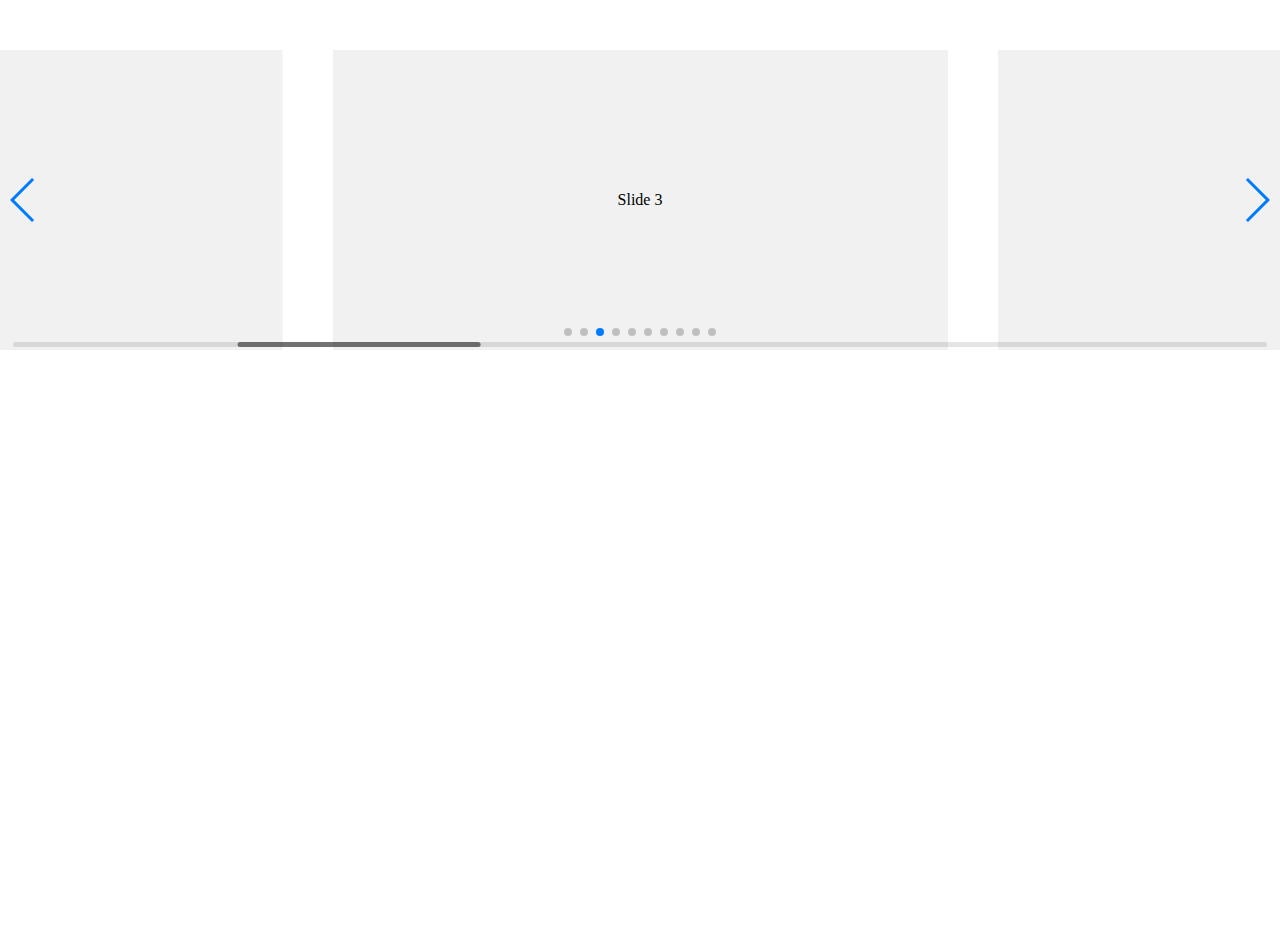
<file: lib/swiper-4.1.6/playground/index.html>
<!doctype html>
<html lang="en">
<head>
    <meta charset="UTF-8">
    <title>Swiper Playground</title>
    <link rel="stylesheet" href="../dist/css/swiper.min.css">
    <meta name="viewport" content="width=device-width">
</head>
<body>
    <div class="swiper-container">
        <div class="swiper-scrollbar"></div>
        <div class="swiper-button-prev"></div>
        <div class="swiper-button-next"></div>
        <div class="swiper-wrapper">
            <div class="swiper-slide">Slide 1</div>
            <div class="swiper-slide">Slide 2</div>
            <div class="swiper-slide">Slide 3</div>
            <div class="swiper-slide">Slide 4</div>
            <div class="swiper-slide">Slide 5</div>
            <div class="swiper-slide">Slide 6</div>
            <div class="swiper-slide">Slide 7</div>
            <div class="swiper-slide">Slide 8</div>
            <div class="swiper-slide">Slide 9</div>
            <div class="swiper-slide">Slide 10</div>
        </div>
        <div class="swiper-pagination"></div>
    </div>
    <style>
    body, html {
        padding: 0;
        margin: 0;
        position: relative;
        height: 100%;
    }
    .swiper-container {
        width: 100%;
        height: 300px;
        margin: 50px auto;
    }
    .swiper-slide {
        background: #f1f1f1;
        color:#000;
        text-align: center;
        line-height: 300px;
    }
    </style>
    <script src="../dist/js/swiper.min.js"></script>
    <script>
        var swiper = new Swiper({
            el: '.swiper-container',
            initialSlide: 2,
            spaceBetween: 50,
            slidesPerView: 2,
            centeredSlides: true,
            slideToClickedSlide: true,
            grabCursor: true,
            scrollbar: {
              el: '.swiper-scrollbar',
            },
            mousewheel: {
              enabled: true,
            },
            keyboard: {
              enabled: true,
            },
            pagination: {
              el: '.swiper-pagination',
            },
            navigation: {
              nextEl: '.swiper-button-next',
              prevEl: '.swiper-button-prev',
            },
        });
    </script>
</body>
</html>
</file>
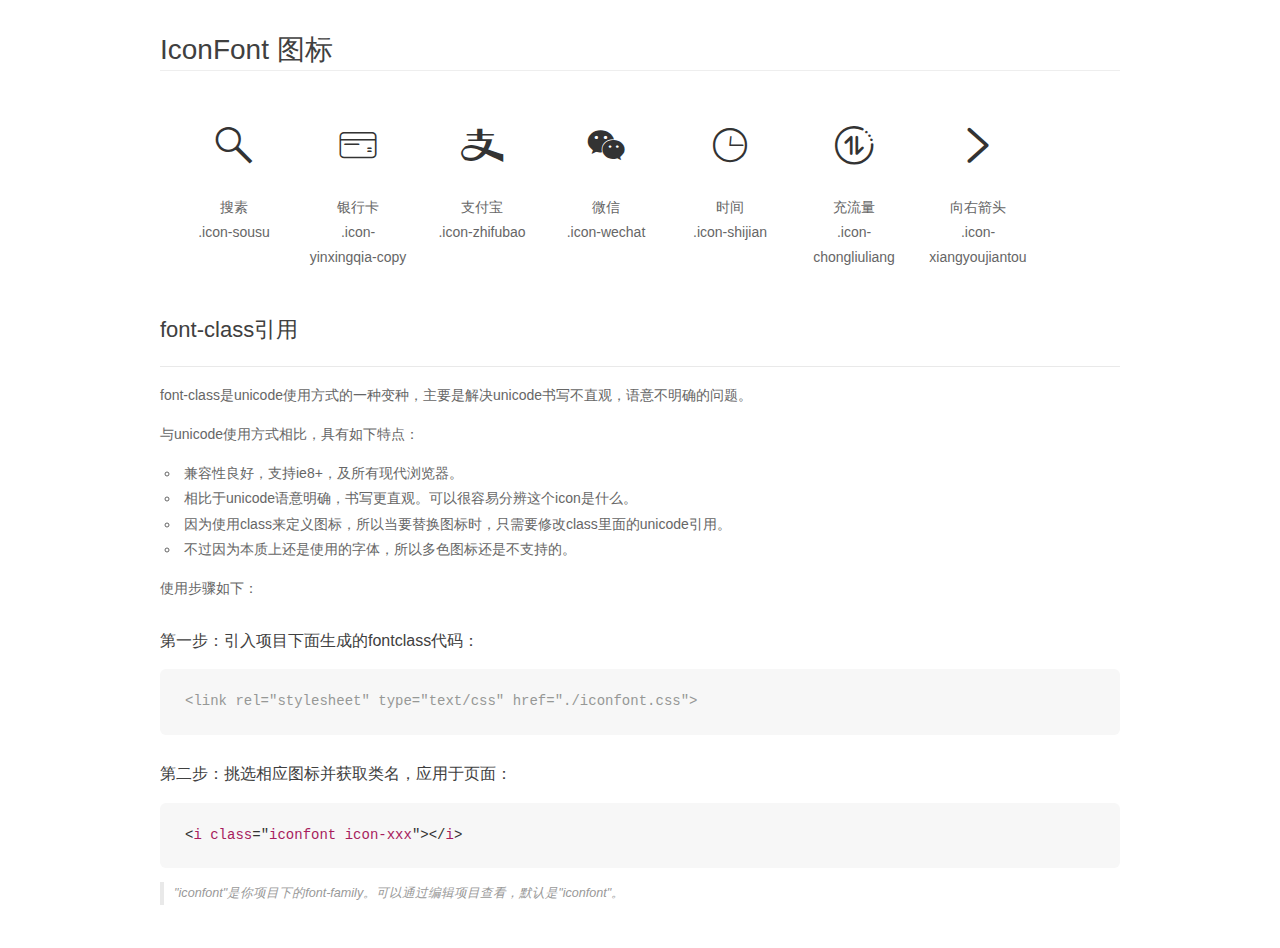
<file: iconfont/demo_fontclass.html>
<!DOCTYPE html>
<html>
<head>
    <meta charset="utf-8"/>
    <title>IconFont</title>
    <link rel="stylesheet" href="demo.css">
    <link rel="stylesheet" href="iconfont.css">
</head>
<body>
    <div class="main markdown">
        <h1>IconFont 图标</h1>
        <ul class="icon_lists clear">
            
                <li>
                <i class="icon iconfont icon-sousu"></i>
                    <div class="name">搜素</div>
                    <div class="fontclass">.icon-sousu</div>
                </li>
            
                <li>
                <i class="icon iconfont icon-yinxingqia-copy"></i>
                    <div class="name">银行卡</div>
                    <div class="fontclass">.icon-yinxingqia-copy</div>
                </li>
            
                <li>
                <i class="icon iconfont icon-zhifubao"></i>
                    <div class="name">支付宝</div>
                    <div class="fontclass">.icon-zhifubao</div>
                </li>
            
                <li>
                <i class="icon iconfont icon-wechat"></i>
                    <div class="name">微信</div>
                    <div class="fontclass">.icon-wechat</div>
                </li>
            
                <li>
                <i class="icon iconfont icon-shijian"></i>
                    <div class="name">时间</div>
                    <div class="fontclass">.icon-shijian</div>
                </li>
            
                <li>
                <i class="icon iconfont icon-chongliuliang"></i>
                    <div class="name">充流量</div>
                    <div class="fontclass">.icon-chongliuliang</div>
                </li>
            
                <li>
                <i class="icon iconfont icon-xiangyoujiantou"></i>
                    <div class="name">向右箭头</div>
                    <div class="fontclass">.icon-xiangyoujiantou</div>
                </li>
            
        </ul>

        <h2 id="font-class-">font-class引用</h2>
        <hr>

        <p>font-class是unicode使用方式的一种变种，主要是解决unicode书写不直观，语意不明确的问题。</p>
        <p>与unicode使用方式相比，具有如下特点：</p>
        <ul>
        <li>兼容性良好，支持ie8+，及所有现代浏览器。</li>
        <li>相比于unicode语意明确，书写更直观。可以很容易分辨这个icon是什么。</li>
        <li>因为使用class来定义图标，所以当要替换图标时，只需要修改class里面的unicode引用。</li>
        <li>不过因为本质上还是使用的字体，所以多色图标还是不支持的。</li>
        </ul>
        <p>使用步骤如下：</p>
        <h3 id="-fontclass-">第一步：引入项目下面生成的fontclass代码：</h3>


        <pre><code class="lang-js hljs javascript"><span class="hljs-comment">&lt;link rel="stylesheet" type="text/css" href="./iconfont.css"&gt;</span></code></pre>
        <h3 id="-">第二步：挑选相应图标并获取类名，应用于页面：</h3>
        <pre><code class="lang-css hljs">&lt;<span class="hljs-selector-tag">i</span> <span class="hljs-selector-tag">class</span>="<span class="hljs-selector-tag">iconfont</span> <span class="hljs-selector-tag">icon-xxx</span>"&gt;&lt;/<span class="hljs-selector-tag">i</span>&gt;</code></pre>
        <blockquote>
        <p>"iconfont"是你项目下的font-family。可以通过编辑项目查看，默认是"iconfont"。</p>
        </blockquote>
    </div>
</body>
</html>
</file>
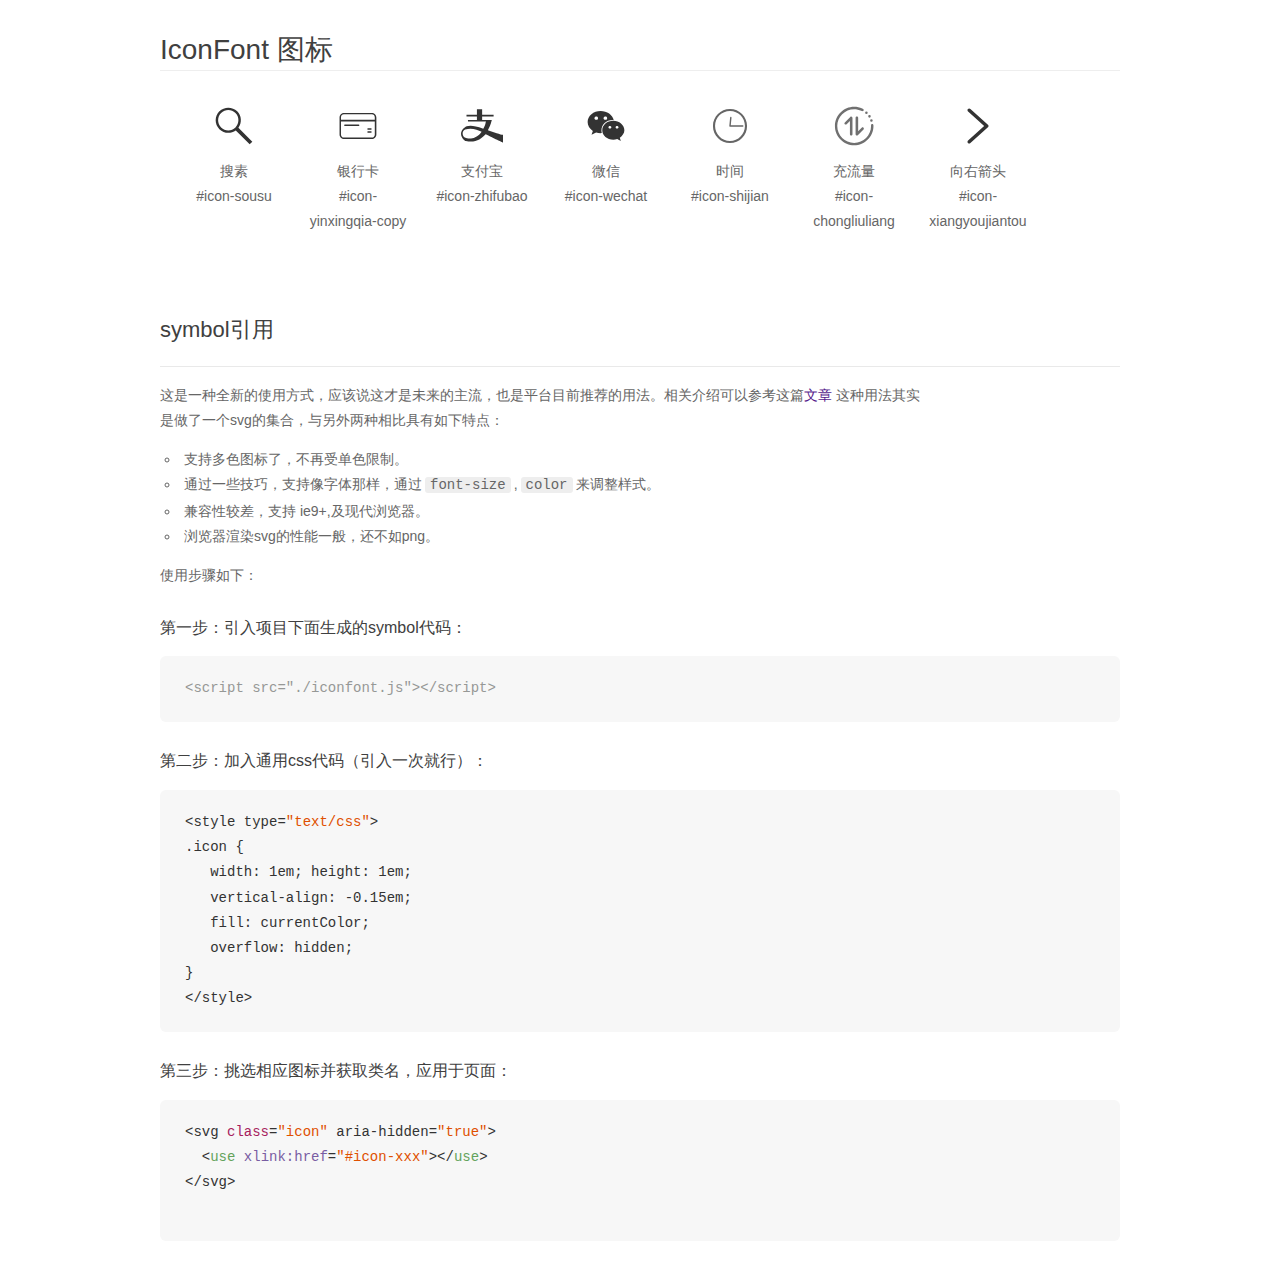
<file: iconfont/demo_symbol.html>
<!DOCTYPE html>
<html>
<head>
    <meta charset="utf-8"/>
    <title>IconFont</title>
    <link rel="stylesheet" href="demo.css">
    <script src="iconfont.js"></script>

    <style type="text/css">
        .icon {
          /* 通过设置 font-size 来改变图标大小 */
          width: 1em; height: 1em;
          /* 图标和文字相邻时，垂直对齐 */
          vertical-align: -0.15em;
          /* 通过设置 color 来改变 SVG 的颜色/fill */
          fill: currentColor;
          /* path 和 stroke 溢出 viewBox 部分在 IE 下会显示
             normalize.css 中也包含这行 */
          overflow: hidden;
        }

    </style>
</head>
<body>
    <div class="main markdown">
        <h1>IconFont 图标</h1>
        <ul class="icon_lists clear">
            
                <li>
                    <svg class="icon" aria-hidden="true">
                        <use xlink:href="#icon-sousu"></use>
                    </svg>
                    <div class="name">搜素</div>
                    <div class="fontclass">#icon-sousu</div>
                </li>
            
                <li>
                    <svg class="icon" aria-hidden="true">
                        <use xlink:href="#icon-yinxingqia-copy"></use>
                    </svg>
                    <div class="name">银行卡</div>
                    <div class="fontclass">#icon-yinxingqia-copy</div>
                </li>
            
                <li>
                    <svg class="icon" aria-hidden="true">
                        <use xlink:href="#icon-zhifubao"></use>
                    </svg>
                    <div class="name">支付宝</div>
                    <div class="fontclass">#icon-zhifubao</div>
                </li>
            
                <li>
                    <svg class="icon" aria-hidden="true">
                        <use xlink:href="#icon-wechat"></use>
                    </svg>
                    <div class="name">微信</div>
                    <div class="fontclass">#icon-wechat</div>
                </li>
            
                <li>
                    <svg class="icon" aria-hidden="true">
                        <use xlink:href="#icon-shijian"></use>
                    </svg>
                    <div class="name">时间</div>
                    <div class="fontclass">#icon-shijian</div>
                </li>
            
                <li>
                    <svg class="icon" aria-hidden="true">
                        <use xlink:href="#icon-chongliuliang"></use>
                    </svg>
                    <div class="name">充流量</div>
                    <div class="fontclass">#icon-chongliuliang</div>
                </li>
            
                <li>
                    <svg class="icon" aria-hidden="true">
                        <use xlink:href="#icon-xiangyoujiantou"></use>
                    </svg>
                    <div class="name">向右箭头</div>
                    <div class="fontclass">#icon-xiangyoujiantou</div>
                </li>
            
        </ul>


        <h2 id="symbol-">symbol引用</h2>
        <hr>

        <p>这是一种全新的使用方式，应该说这才是未来的主流，也是平台目前推荐的用法。相关介绍可以参考这篇<a href="">文章</a>
        这种用法其实是做了一个svg的集合，与另外两种相比具有如下特点：</p>
        <ul>
          <li>支持多色图标了，不再受单色限制。</li>
          <li>通过一些技巧，支持像字体那样，通过<code>font-size</code>,<code>color</code>来调整样式。</li>
          <li>兼容性较差，支持 ie9+,及现代浏览器。</li>
          <li>浏览器渲染svg的性能一般，还不如png。</li>
        </ul>
        <p>使用步骤如下：</p>
        <h3 id="-symbol-">第一步：引入项目下面生成的symbol代码：</h3>
        <pre><code class="lang-js hljs javascript"><span class="hljs-comment">&lt;script src="./iconfont.js"&gt;&lt;/script&gt;</span></code></pre>
        <h3 id="-css-">第二步：加入通用css代码（引入一次就行）：</h3>
        <pre><code class="lang-js hljs javascript">&lt;style type=<span class="hljs-string">"text/css"</span>&gt;
.icon {
   width: <span class="hljs-number">1</span>em; height: <span class="hljs-number">1</span>em;
   vertical-align: <span class="hljs-number">-0.15</span>em;
   fill: currentColor;
   overflow: hidden;
}
&lt;<span class="hljs-regexp">/style&gt;</span></code></pre>
        <h3 id="-">第三步：挑选相应图标并获取类名，应用于页面：</h3>
        <pre><code class="lang-js hljs javascript">&lt;svg <span class="hljs-class"><span class="hljs-keyword">class</span></span>=<span class="hljs-string">"icon"</span> aria-hidden=<span class="hljs-string">"true"</span>&gt;<span class="xml"><span class="hljs-tag">
  &lt;<span class="hljs-name">use</span> <span class="hljs-attr">xlink:href</span>=<span class="hljs-string">"#icon-xxx"</span>&gt;</span><span class="hljs-tag">&lt;/<span class="hljs-name">use</span>&gt;</span>
</span>&lt;<span class="hljs-regexp">/svg&gt;
        </span></code></pre>
    </div>
</body>
</html>
</file>
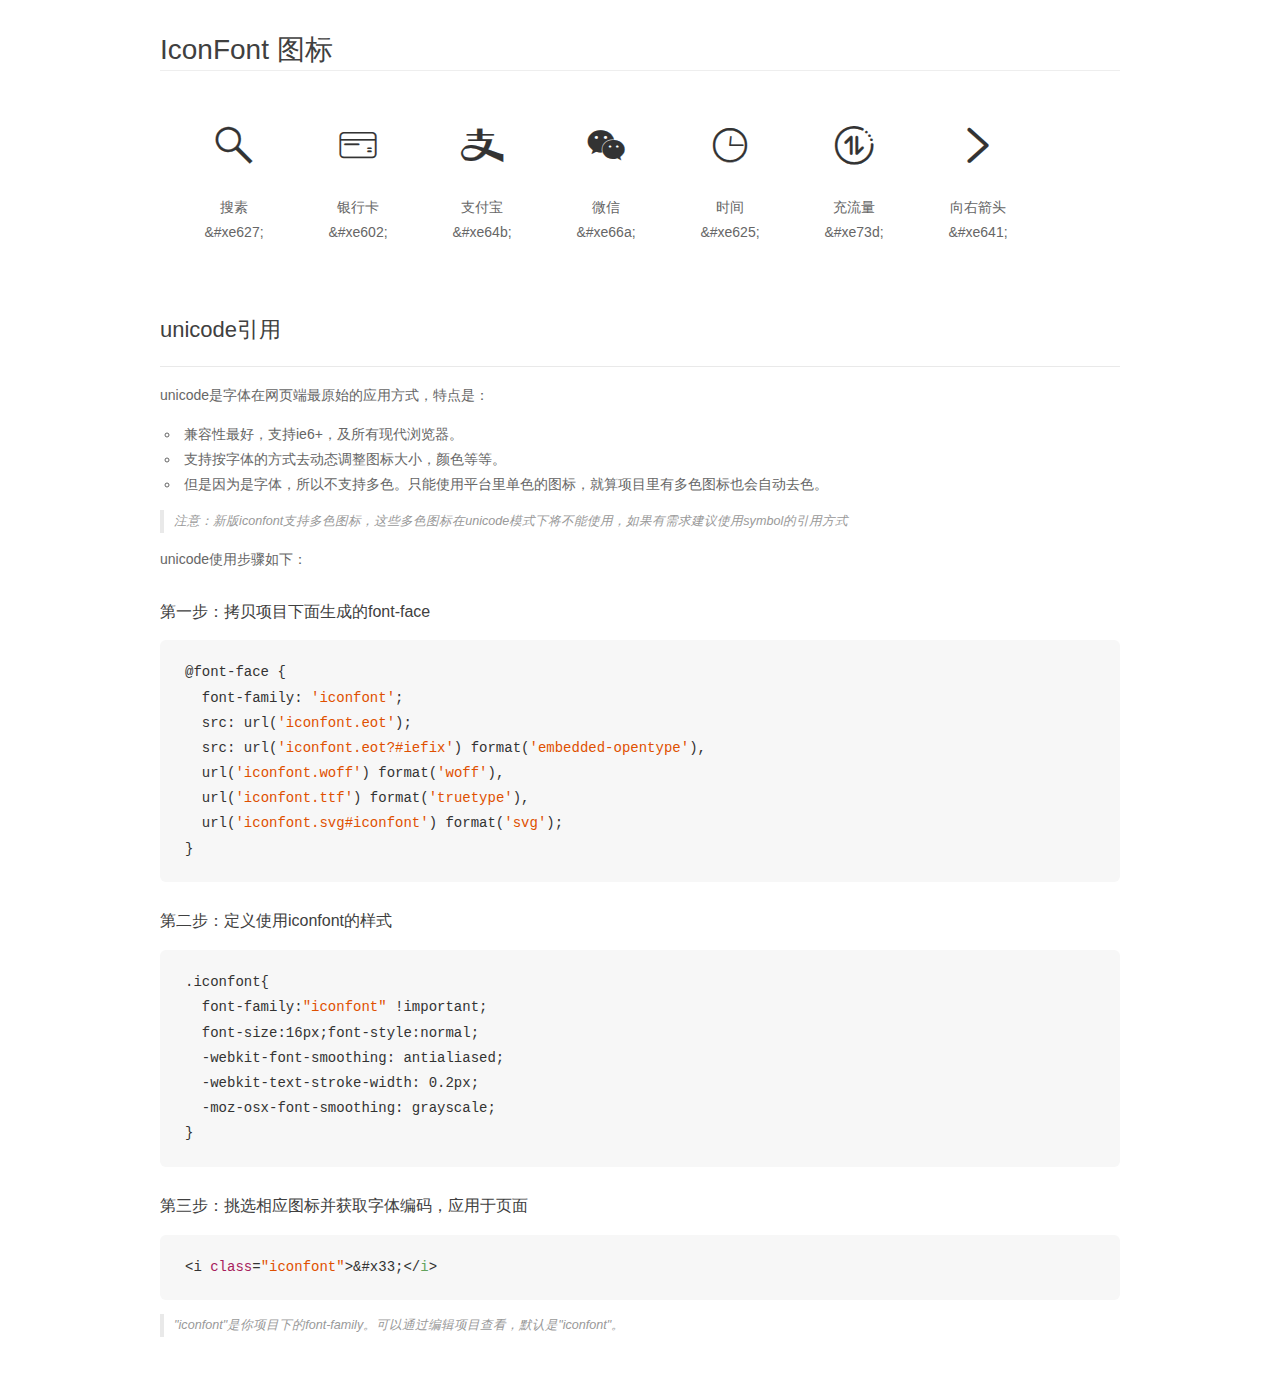
<file: iconfont/demo_unicode.html>
<!DOCTYPE html>
<html>
<head>
    <meta charset="utf-8"/>
    <title>IconFont</title>
    <link rel="stylesheet" href="demo.css">

    <style type="text/css">

        @font-face {font-family: "iconfont";
          src: url('iconfont.eot'); /* IE9*/
          src: url('iconfont.eot#iefix') format('embedded-opentype'), /* IE6-IE8 */
          url('iconfont.woff') format('woff'), /* chrome, firefox */
          url('iconfont.ttf') format('truetype'), /* chrome, firefox, opera, Safari, Android, iOS 4.2+*/
          url('iconfont.svg#iconfont') format('svg'); /* iOS 4.1- */
        }

        .iconfont {
          font-family:"iconfont" !important;
          font-size:16px;
          font-style:normal;
          -webkit-font-smoothing: antialiased;
          -webkit-text-stroke-width: 0.2px;
          -moz-osx-font-smoothing: grayscale;
        }

    </style>
</head>
<body>
    <div class="main markdown">
        <h1>IconFont 图标</h1>
        <ul class="icon_lists clear">
            
                <li>
                <i class="icon iconfont">&#xe627;</i>
                    <div class="name">搜素</div>
                    <div class="code">&amp;#xe627;</div>
                </li>
            
                <li>
                <i class="icon iconfont">&#xe602;</i>
                    <div class="name">银行卡</div>
                    <div class="code">&amp;#xe602;</div>
                </li>
            
                <li>
                <i class="icon iconfont">&#xe64b;</i>
                    <div class="name">支付宝</div>
                    <div class="code">&amp;#xe64b;</div>
                </li>
            
                <li>
                <i class="icon iconfont">&#xe66a;</i>
                    <div class="name">微信</div>
                    <div class="code">&amp;#xe66a;</div>
                </li>
            
                <li>
                <i class="icon iconfont">&#xe625;</i>
                    <div class="name">时间</div>
                    <div class="code">&amp;#xe625;</div>
                </li>
            
                <li>
                <i class="icon iconfont">&#xe73d;</i>
                    <div class="name">充流量</div>
                    <div class="code">&amp;#xe73d;</div>
                </li>
            
                <li>
                <i class="icon iconfont">&#xe641;</i>
                    <div class="name">向右箭头</div>
                    <div class="code">&amp;#xe641;</div>
                </li>
            
        </ul>
        <h2 id="unicode-">unicode引用</h2>
        <hr>

        <p>unicode是字体在网页端最原始的应用方式，特点是：</p>
        <ul>
        <li>兼容性最好，支持ie6+，及所有现代浏览器。</li>
        <li>支持按字体的方式去动态调整图标大小，颜色等等。</li>
        <li>但是因为是字体，所以不支持多色。只能使用平台里单色的图标，就算项目里有多色图标也会自动去色。</li>
        </ul>
        <blockquote>
        <p>注意：新版iconfont支持多色图标，这些多色图标在unicode模式下将不能使用，如果有需求建议使用symbol的引用方式</p>
        </blockquote>
        <p>unicode使用步骤如下：</p>
        <h3 id="-font-face">第一步：拷贝项目下面生成的font-face</h3>
        <pre><code class="lang-js hljs javascript">@font-face {
  font-family: <span class="hljs-string">'iconfont'</span>;
  src: url(<span class="hljs-string">'iconfont.eot'</span>);
  src: url(<span class="hljs-string">'iconfont.eot?#iefix'</span>) format(<span class="hljs-string">'embedded-opentype'</span>),
  url(<span class="hljs-string">'iconfont.woff'</span>) format(<span class="hljs-string">'woff'</span>),
  url(<span class="hljs-string">'iconfont.ttf'</span>) format(<span class="hljs-string">'truetype'</span>),
  url(<span class="hljs-string">'iconfont.svg#iconfont'</span>) format(<span class="hljs-string">'svg'</span>);
}
</code></pre>
        <h3 id="-iconfont-">第二步：定义使用iconfont的样式</h3>
        <pre><code class="lang-js hljs javascript">.iconfont{
  font-family:<span class="hljs-string">"iconfont"</span> !important;
  font-size:<span class="hljs-number">16</span>px;font-style:normal;
  -webkit-font-smoothing: antialiased;
  -webkit-text-stroke-width: <span class="hljs-number">0.2</span>px;
  -moz-osx-font-smoothing: grayscale;
}
</code></pre>
        <h3 id="-">第三步：挑选相应图标并获取字体编码，应用于页面</h3>
        <pre><code class="lang-js hljs javascript">&lt;i <span class="hljs-class"><span class="hljs-keyword">class</span></span>=<span class="hljs-string">"iconfont"</span>&gt;&amp;#x33;<span class="xml"><span class="hljs-tag">&lt;/<span class="hljs-name">i</span>&gt;</span></span></code></pre>

        <blockquote>
        <p>"iconfont"是你项目下的font-family。可以通过编辑项目查看，默认是"iconfont"。</p>
        </blockquote>
    </div>


</body>
</html>
</file>
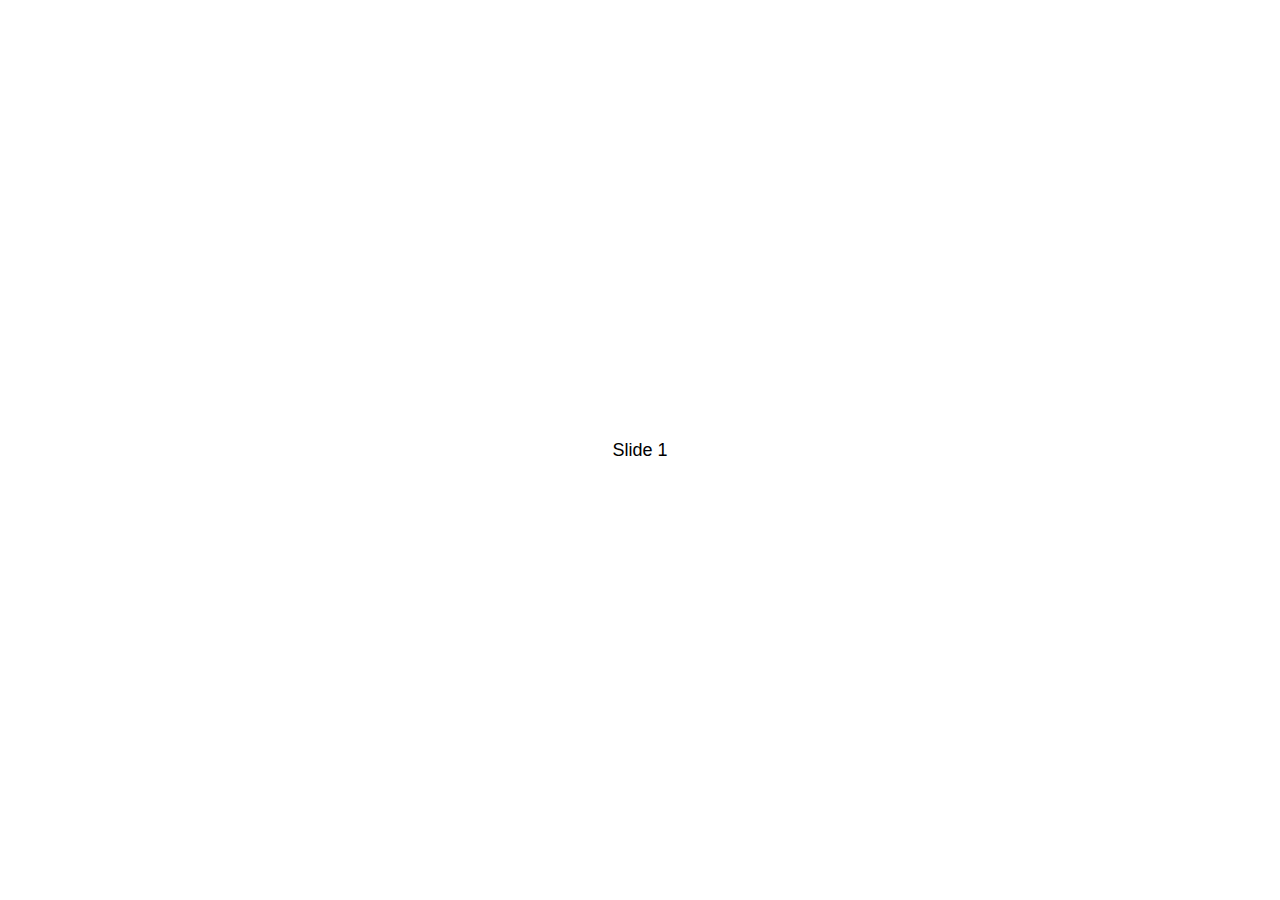
<file: lib/swiper-4.1.6/demos/010-default.html>
<!DOCTYPE html>
<html lang="en">
<head>
  <meta charset="utf-8">
  <title>Swiper demo</title>
  <!-- Link Swiper's CSS -->
  <link rel="stylesheet" href="../dist/css/swiper.min.css">

  <!-- Demo styles -->
  <style>
    html, body {
      position: relative;
      height: 100%;
    }
    body {
      background: #eee;
      font-family: Helvetica Neue, Helvetica, Arial, sans-serif;
      font-size: 14px;
      color:#000;
      margin: 0;
      padding: 0;
    }
    .swiper-container {
      width: 100%;
      height: 100%;
    }
    .swiper-slide {
      text-align: center;
      font-size: 18px;
      background: #fff;

      /* Center slide text vertically */
      display: -webkit-box;
      display: -ms-flexbox;
      display: -webkit-flex;
      display: flex;
      -webkit-box-pack: center;
      -ms-flex-pack: center;
      -webkit-justify-content: center;
      justify-content: center;
      -webkit-box-align: center;
      -ms-flex-align: center;
      -webkit-align-items: center;
      align-items: center;
    }
  </style>
</head>
<body>
  <!-- Swiper -->
  <div class="swiper-container">
    <div class="swiper-wrapper">
      <div class="swiper-slide">Slide 1</div>
      <div class="swiper-slide">Slide 2</div>
      <div class="swiper-slide">Slide 3</div>
      <div class="swiper-slide">Slide 4</div>
      <div class="swiper-slide">Slide 5</div>
      <div class="swiper-slide">Slide 6</div>
      <div class="swiper-slide">Slide 7</div>
      <div class="swiper-slide">Slide 8</div>
      <div class="swiper-slide">Slide 9</div>
      <div class="swiper-slide">Slide 10</div>
    </div>
  </div>

  <!-- Swiper JS -->
  <script src="../dist/js/swiper.min.js"></script>

  <!-- Initialize Swiper -->
  <script>
    var swiper = new Swiper('.swiper-container');
  </script>
</body>
</html>
</file>
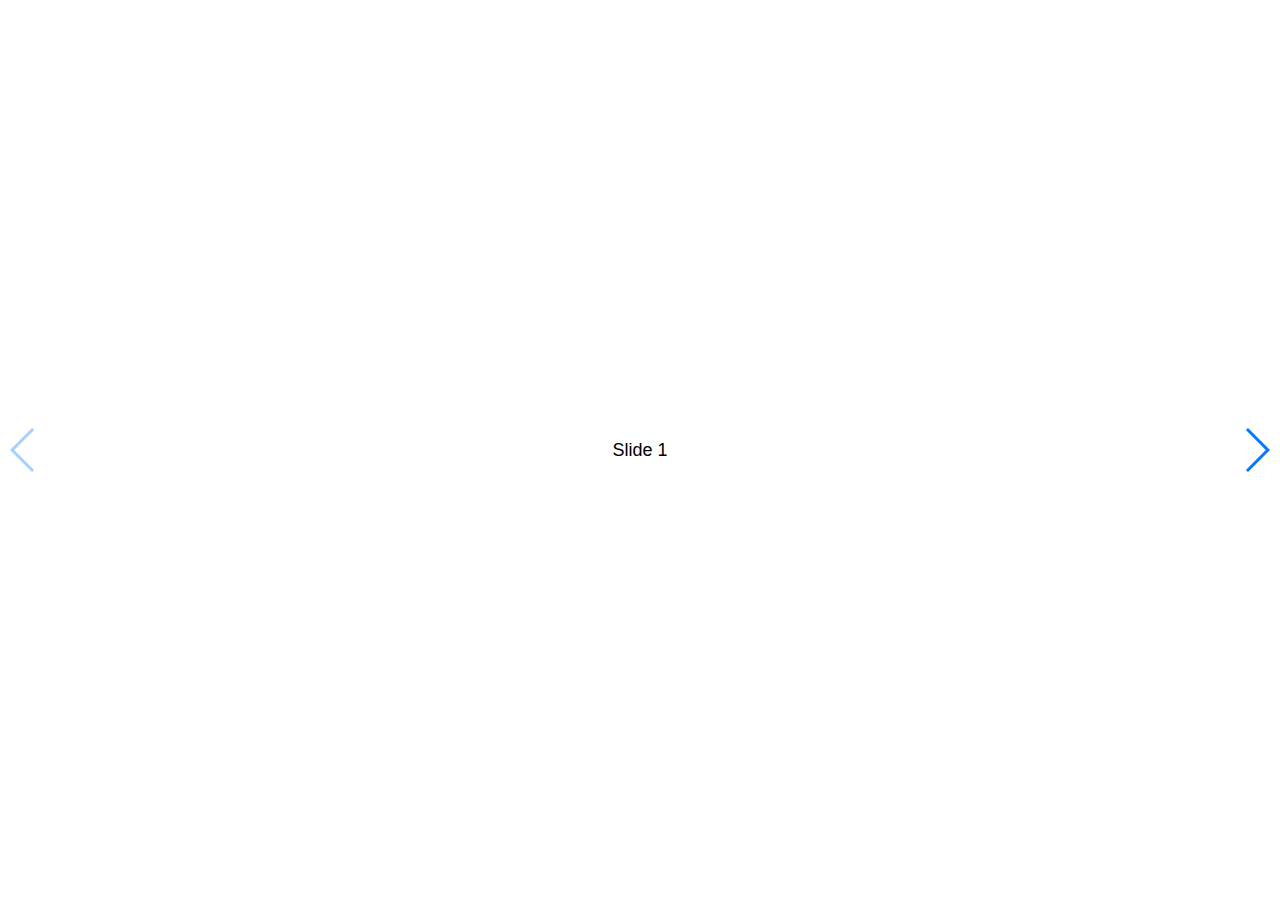
<file: lib/swiper-4.1.6/demos/020-navigation.html>
<!DOCTYPE html>
<html lang="en">
<head>
  <meta charset="utf-8">
  <title>Swiper demo</title>
  <meta name="viewport" content="width=device-width, initial-scale=1, minimum-scale=1, maximum-scale=1">

  <!-- Link Swiper's CSS -->
  <link rel="stylesheet" href="../dist/css/swiper.min.css">

  <!-- Demo styles -->
  <style>
    html, body {
      position: relative;
      height: 100%;
    }
    body {
      background: #eee;
      font-family: Helvetica Neue, Helvetica, Arial, sans-serif;
      font-size: 14px;
      color:#000;
      margin: 0;
      padding: 0;
    }
    .swiper-container {
      width: 100%;
      height: 100%;
    }
    .swiper-slide {
      text-align: center;
      font-size: 18px;
      background: #fff;

      /* Center slide text vertically */
      display: -webkit-box;
      display: -ms-flexbox;
      display: -webkit-flex;
      display: flex;
      -webkit-box-pack: center;
      -ms-flex-pack: center;
      -webkit-justify-content: center;
      justify-content: center;
      -webkit-box-align: center;
      -ms-flex-align: center;
      -webkit-align-items: center;
      align-items: center;
    }
  </style>
</head>
<body>
  <!-- Swiper -->
  <div class="swiper-container">
    <div class="swiper-wrapper">
      <div class="swiper-slide">Slide 1</div>
      <div class="swiper-slide">Slide 2</div>
      <div class="swiper-slide">Slide 3</div>
      <div class="swiper-slide">Slide 4</div>
      <div class="swiper-slide">Slide 5</div>
      <div class="swiper-slide">Slide 6</div>
      <div class="swiper-slide">Slide 7</div>
      <div class="swiper-slide">Slide 8</div>
      <div class="swiper-slide">Slide 9</div>
      <div class="swiper-slide">Slide 10</div>
    </div>
    <!-- Add Arrows -->
    <div class="swiper-button-next"></div>
    <div class="swiper-button-prev"></div>
  </div>

  <!-- Swiper JS -->
  <script src="../dist/js/swiper.min.js"></script>

  <!-- Initialize Swiper -->
  <script>
    var swiper = new Swiper('.swiper-container', {
      navigation: {
        nextEl: '.swiper-button-next',
        prevEl: '.swiper-button-prev',
      },
    });
  </script>
</body>
</html>
</file>
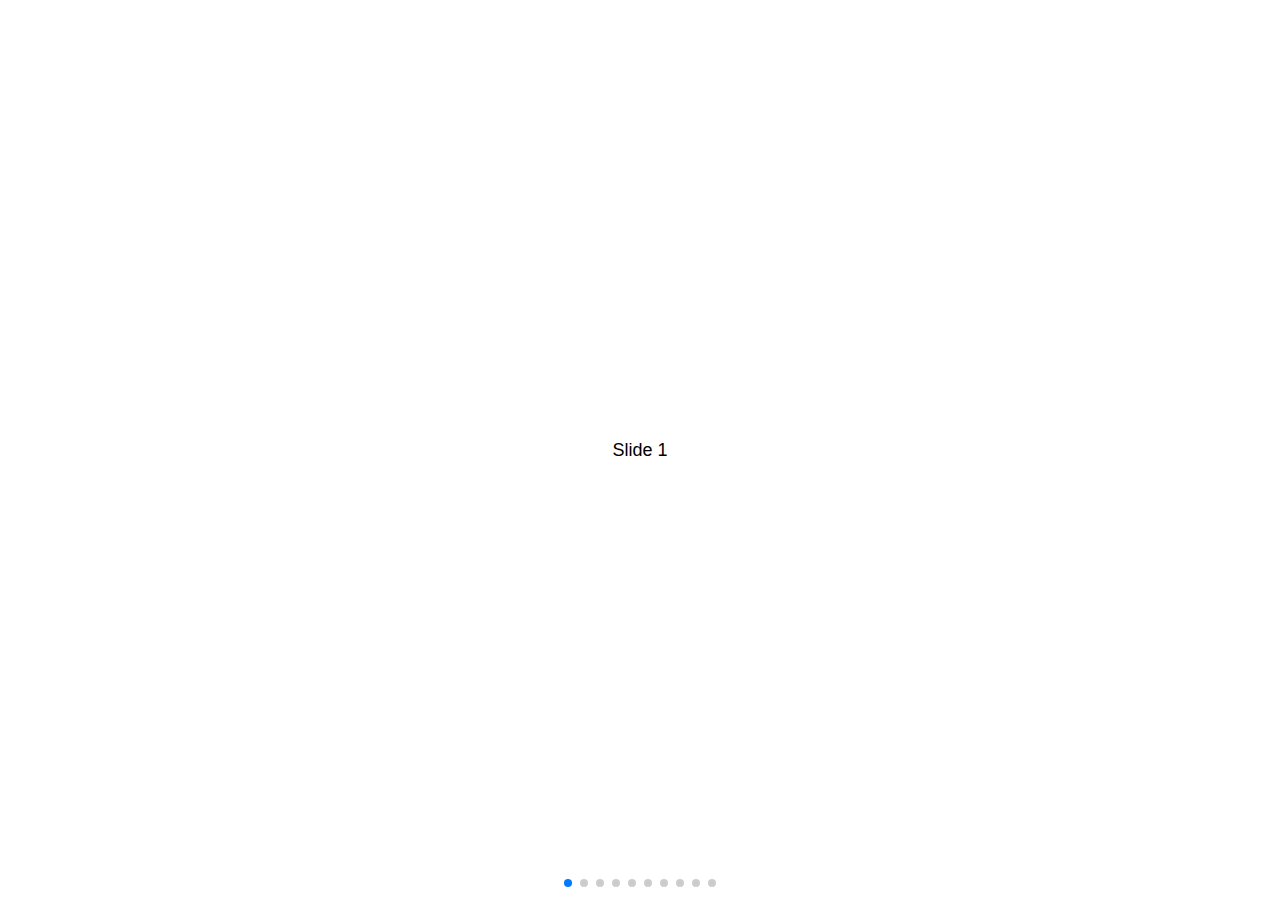
<file: lib/swiper-4.1.6/demos/030-pagination.html>
<!DOCTYPE html>
<html lang="en">
<head>
  <meta charset="utf-8">
  <title>Swiper demo</title>
  <meta name="viewport" content="width=device-width, initial-scale=1, minimum-scale=1, maximum-scale=1">

  <!-- Link Swiper's CSS -->
  <link rel="stylesheet" href="../dist/css/swiper.min.css">

  <!-- Demo styles -->
  <style>
    html, body {
      position: relative;
      height: 100%;
    }
    body {
      background: #eee;
      font-family: Helvetica Neue, Helvetica, Arial, sans-serif;
      font-size: 14px;
      color:#000;
      margin: 0;
      padding: 0;
    }
    .swiper-container {
      width: 100%;
      height: 100%;
    }
    .swiper-slide {
      text-align: center;
      font-size: 18px;
      background: #fff;

      /* Center slide text vertically */
      display: -webkit-box;
      display: -ms-flexbox;
      display: -webkit-flex;
      display: flex;
      -webkit-box-pack: center;
      -ms-flex-pack: center;
      -webkit-justify-content: center;
      justify-content: center;
      -webkit-box-align: center;
      -ms-flex-align: center;
      -webkit-align-items: center;
      align-items: center;
    }
  </style>
</head>
<body>
  <!-- Swiper -->
  <div class="swiper-container">
    <div class="swiper-wrapper">
      <div class="swiper-slide">Slide 1</div>
      <div class="swiper-slide">Slide 2</div>
      <div class="swiper-slide">Slide 3</div>
      <div class="swiper-slide">Slide 4</div>
      <div class="swiper-slide">Slide 5</div>
      <div class="swiper-slide">Slide 6</div>
      <div class="swiper-slide">Slide 7</div>
      <div class="swiper-slide">Slide 8</div>
      <div class="swiper-slide">Slide 9</div>
      <div class="swiper-slide">Slide 10</div>
    </div>
    <!-- Add Pagination -->
    <div class="swiper-pagination"></div>
  </div>

  <!-- Swiper JS -->
  <script src="../dist/js/swiper.min.js"></script>

  <!-- Initialize Swiper -->
  <script>
    var swiper = new Swiper('.swiper-container', {
      pagination: {
        el: '.swiper-pagination',
      },
    });
  </script>
</body>
</html>
</file>
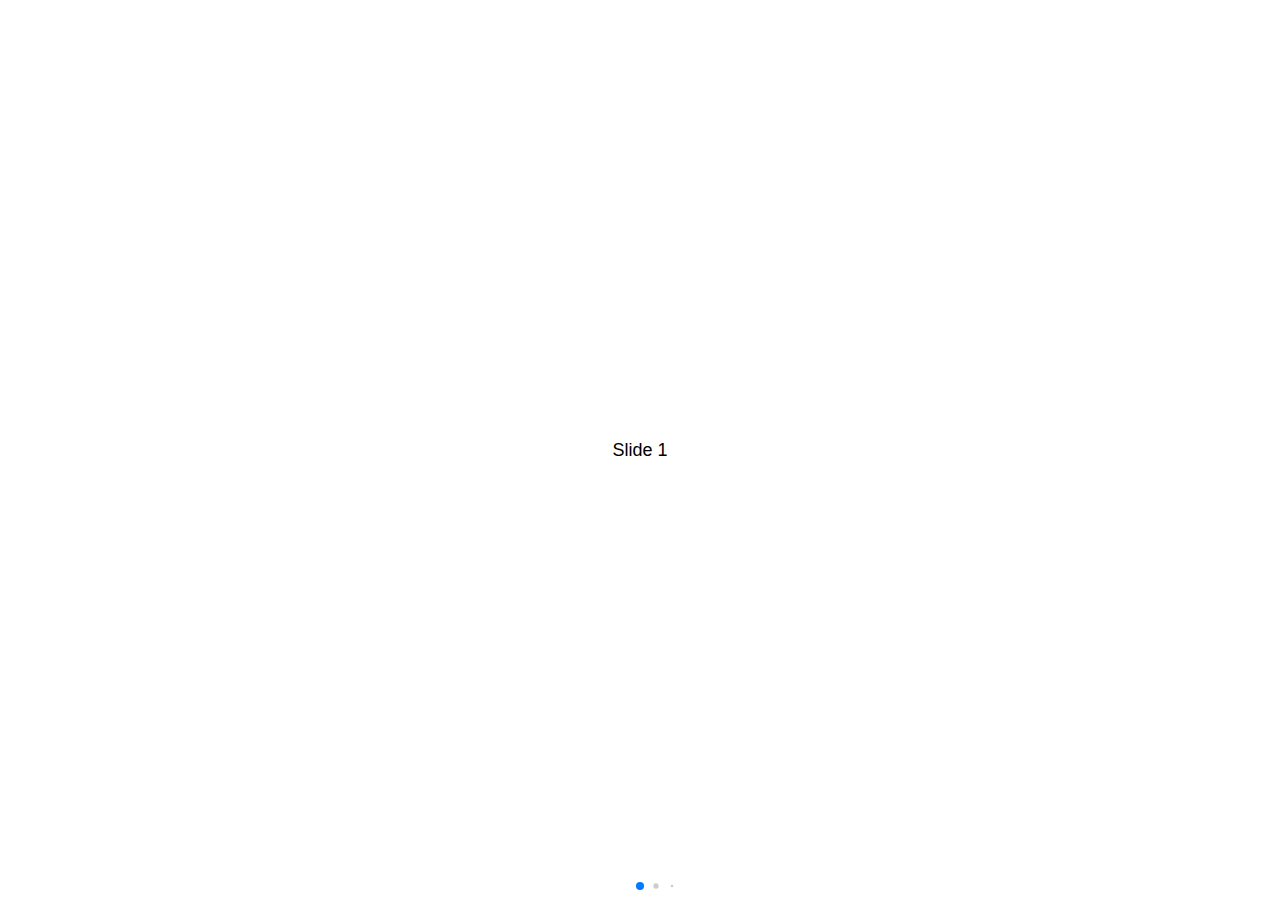
<file: lib/swiper-4.1.6/demos/040-pagination-dynamic.html>
<!DOCTYPE html>
<html lang="en">
<head>
  <meta charset="utf-8">
  <title>Swiper demo</title>
  <meta name="viewport" content="width=device-width, initial-scale=1, minimum-scale=1, maximum-scale=1">

  <!-- Link Swiper's CSS -->
  <link rel="stylesheet" href="../dist/css/swiper.min.css">

  <!-- Demo styles -->
  <style>
    html, body {
      position: relative;
      height: 100%;
    }
    body {
      background: #eee;
      font-family: Helvetica Neue, Helvetica, Arial, sans-serif;
      font-size: 14px;
      color:#000;
      margin: 0;
      padding: 0;
    }
    .swiper-container {
      width: 100%;
      height: 100%;
    }
    .swiper-slide {
      text-align: center;
      font-size: 18px;
      background: #fff;

      /* Center slide text vertically */
      display: -webkit-box;
      display: -ms-flexbox;
      display: -webkit-flex;
      display: flex;
      -webkit-box-pack: center;
      -ms-flex-pack: center;
      -webkit-justify-content: center;
      justify-content: center;
      -webkit-box-align: center;
      -ms-flex-align: center;
      -webkit-align-items: center;
      align-items: center;
    }
  </style>
</head>
<body>
  <!-- Swiper -->
  <div class="swiper-container">
    <div class="swiper-wrapper">
      <div class="swiper-slide">Slide 1</div>
      <div class="swiper-slide">Slide 2</div>
      <div class="swiper-slide">Slide 3</div>
      <div class="swiper-slide">Slide 4</div>
      <div class="swiper-slide">Slide 5</div>
      <div class="swiper-slide">Slide 6</div>
      <div class="swiper-slide">Slide 7</div>
      <div class="swiper-slide">Slide 8</div>
      <div class="swiper-slide">Slide 9</div>
      <div class="swiper-slide">Slide 10</div>
    </div>
    <!-- Add Pagination -->
    <div class="swiper-pagination"></div>
  </div>

  <!-- Swiper JS -->
  <script src="../dist/js/swiper.min.js"></script>

  <!-- Initialize Swiper -->
  <script>
    var swiper = new Swiper('.swiper-container', {
      pagination: {
        el: '.swiper-pagination',
        dynamicBullets: true,
      },
    });
  </script>
</body>
</html>
</file>
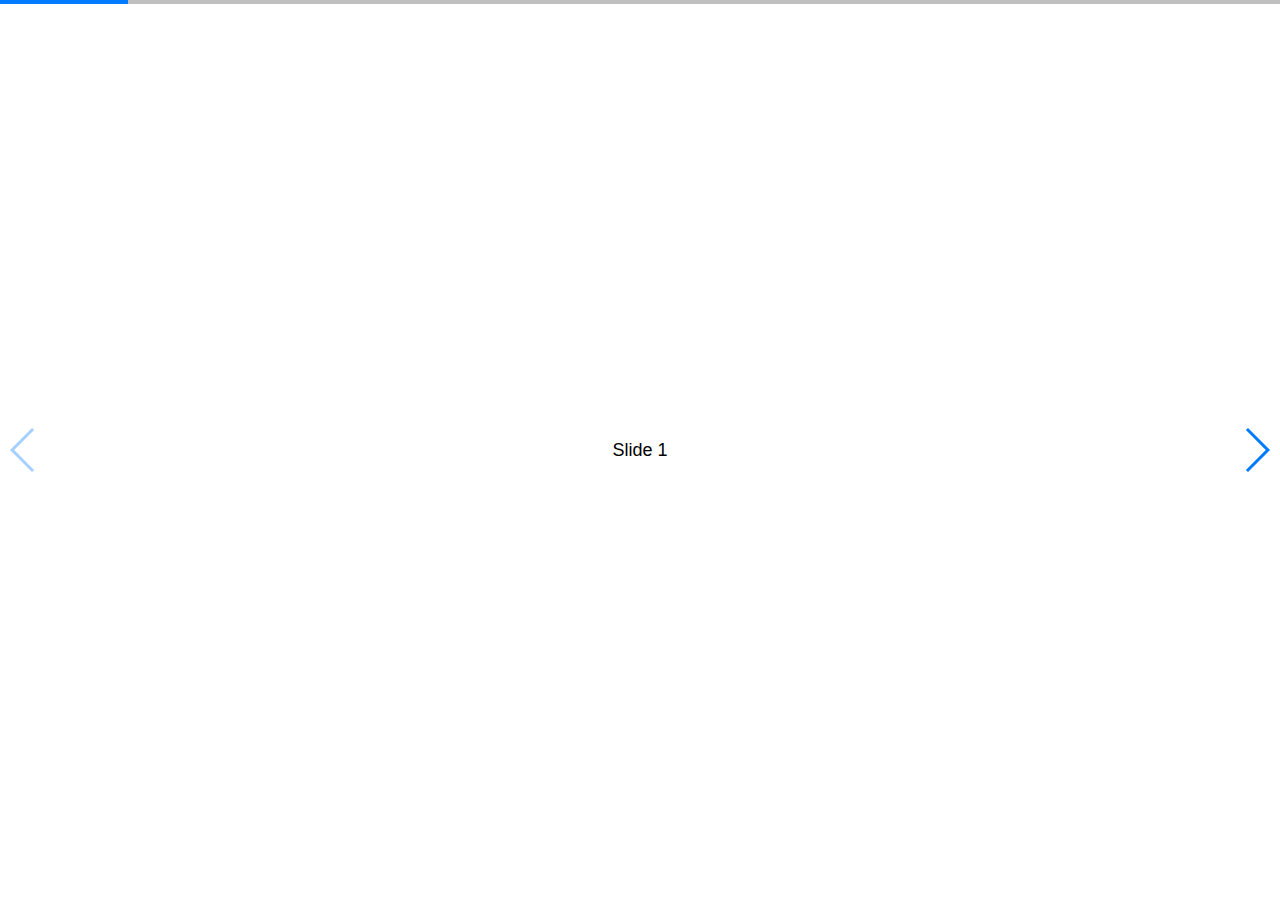
<file: lib/swiper-4.1.6/demos/050-pagination-progress.html>
<!DOCTYPE html>
<html lang="en">
<head>
  <meta charset="utf-8">
  <title>Swiper demo</title>
  <!-- Link Swiper's CSS -->
  <link rel="stylesheet" href="../dist/css/swiper.min.css">

  <!-- Demo styles -->
  <style>
    html, body {
      position: relative;
      height: 100%;
    }
    body {
      background: #eee;
      font-family: Helvetica Neue, Helvetica, Arial, sans-serif;
      font-size: 14px;
      color:#000;
      margin: 0;
      padding: 0;
    }
    .swiper-container {
      width: 100%;
      height: 100%;
    }
    .swiper-slide {
      text-align: center;
      font-size: 18px;
      background: #fff;

      /* Center slide text vertically */
      display: -webkit-box;
      display: -ms-flexbox;
      display: -webkit-flex;
      display: flex;
      -webkit-box-pack: center;
      -ms-flex-pack: center;
      -webkit-justify-content: center;
      justify-content: center;
      -webkit-box-align: center;
      -ms-flex-align: center;
      -webkit-align-items: center;
      align-items: center;
    }
  </style>
</head>
<body>
  <!-- Swiper -->
  <div class="swiper-container">
    <div class="swiper-wrapper">
      <div class="swiper-slide">Slide 1</div>
      <div class="swiper-slide">Slide 2</div>
      <div class="swiper-slide">Slide 3</div>
      <div class="swiper-slide">Slide 4</div>
      <div class="swiper-slide">Slide 5</div>
      <div class="swiper-slide">Slide 6</div>
      <div class="swiper-slide">Slide 7</div>
      <div class="swiper-slide">Slide 8</div>
      <div class="swiper-slide">Slide 9</div>
      <div class="swiper-slide">Slide 10</div>
    </div>
    <!-- Add Pagination -->
    <div class="swiper-pagination"></div>
    <!-- Add Arrows -->
    <div class="swiper-button-next"></div>
    <div class="swiper-button-prev"></div>
  </div>

  <!-- Swiper JS -->
  <script src="../dist/js/swiper.min.js"></script>

  <!-- Initialize Swiper -->
  <script>
    var swiper = new Swiper('.swiper-container', {
      pagination: {
        el: '.swiper-pagination',
        type: 'progressbar',
      },
      navigation: {
        nextEl: '.swiper-button-next',
        prevEl: '.swiper-button-prev',
      },
    });
  </script>
</body>
</html>
</file>
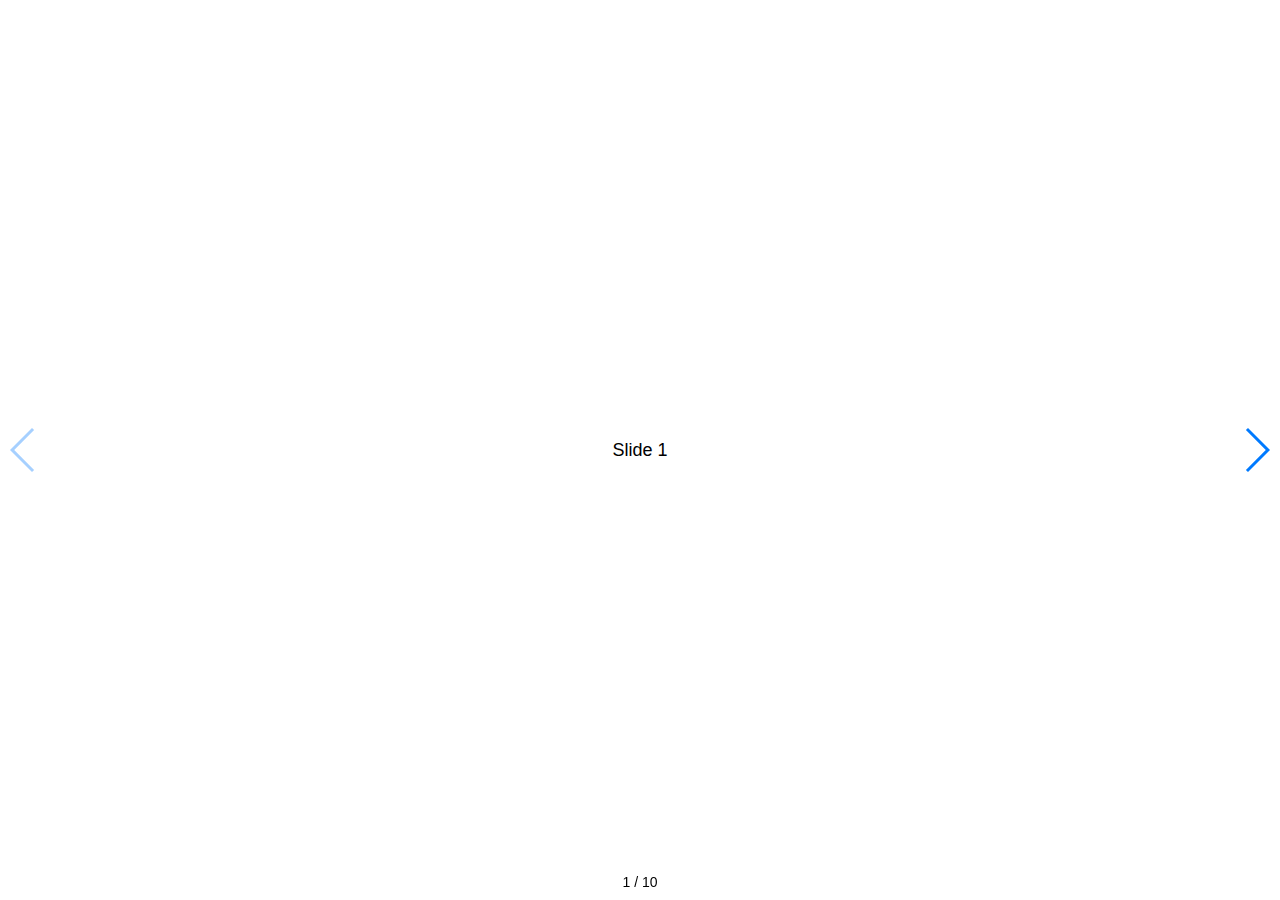
<file: lib/swiper-4.1.6/demos/060-pagination-fraction.html>
<!DOCTYPE html>
<html lang="en">
<head>
  <meta charset="utf-8">
  <title>Swiper demo</title>
  <!-- Link Swiper's CSS -->
  <link rel="stylesheet" href="../dist/css/swiper.min.css">

  <!-- Demo styles -->
  <style>
    html, body {
      position: relative;
      height: 100%;
    }
    body {
      background: #eee;
      font-family: Helvetica Neue, Helvetica, Arial, sans-serif;
      font-size: 14px;
      color:#000;
      margin: 0;
      padding: 0;
    }
    .swiper-container {
      width: 100%;
      height: 100%;
    }
    .swiper-slide {
      text-align: center;
      font-size: 18px;
      background: #fff;

      /* Center slide text vertically */
      display: -webkit-box;
      display: -ms-flexbox;
      display: -webkit-flex;
      display: flex;
      -webkit-box-pack: center;
      -ms-flex-pack: center;
      -webkit-justify-content: center;
      justify-content: center;
      -webkit-box-align: center;
      -ms-flex-align: center;
      -webkit-align-items: center;
      align-items: center;
    }
  </style>
</head>
<body>
  <!-- Swiper -->
  <div class="swiper-container">
    <div class="swiper-wrapper">
      <div class="swiper-slide">Slide 1</div>
      <div class="swiper-slide">Slide 2</div>
      <div class="swiper-slide">Slide 3</div>
      <div class="swiper-slide">Slide 4</div>
      <div class="swiper-slide">Slide 5</div>
      <div class="swiper-slide">Slide 6</div>
      <div class="swiper-slide">Slide 7</div>
      <div class="swiper-slide">Slide 8</div>
      <div class="swiper-slide">Slide 9</div>
      <div class="swiper-slide">Slide 10</div>
    </div>
    <!-- Add Pagination -->
    <div class="swiper-pagination"></div>
    <!-- Add Arrows -->
    <div class="swiper-button-next"></div>
    <div class="swiper-button-prev"></div>
  </div>

  <!-- Swiper JS -->
  <script src="../dist/js/swiper.min.js"></script>

  <!-- Initialize Swiper -->
  <script>
    var swiper = new Swiper('.swiper-container', {
      pagination: {
        el: '.swiper-pagination',
        type: 'fraction',
      },
      navigation: {
        nextEl: '.swiper-button-next',
        prevEl: '.swiper-button-prev',
      },
    });
  </script>
</body>
</html>
</file>
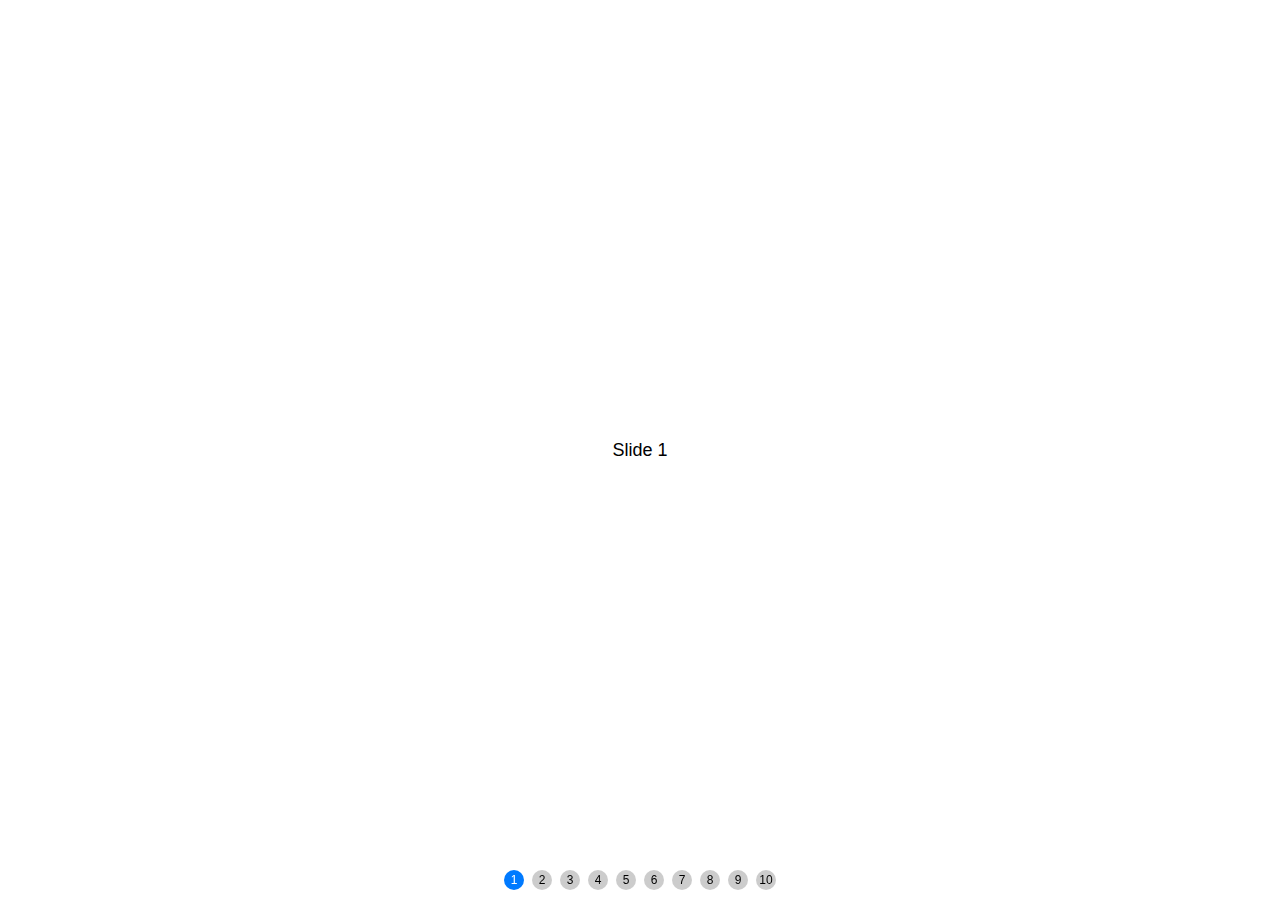
<file: lib/swiper-4.1.6/demos/070-pagination-custom.html>
<!DOCTYPE html>
<html lang="en">
<head>
  <meta charset="utf-8">
  <title>Swiper demo</title>
  <meta name="viewport" content="width=device-width, initial-scale=1, minimum-scale=1, maximum-scale=1">

  <!-- Link Swiper's CSS -->
  <link rel="stylesheet" href="../dist/css/swiper.min.css">

  <!-- Demo styles -->
  <style>
    html, body {
      position: relative;
      height: 100%;
    }
    body {
      background: #eee;
      font-family: Helvetica Neue, Helvetica, Arial, sans-serif;
      font-size: 14px;
      color:#000;
      margin: 0;
      padding: 0;
    }
    .swiper-container {
      width: 100%;
      height: 100%;
    }
    .swiper-slide {
      text-align: center;
      font-size: 18px;
      background: #fff;

      /* Center slide text vertically */
      display: -webkit-box;
      display: -ms-flexbox;
      display: -webkit-flex;
      display: flex;
      -webkit-box-pack: center;
      -ms-flex-pack: center;
      -webkit-justify-content: center;
      justify-content: center;
      -webkit-box-align: center;
      -ms-flex-align: center;
      -webkit-align-items: center;
      align-items: center;
    }
    .swiper-pagination-bullet {
      width: 20px;
      height: 20px;
      text-align: center;
      line-height: 20px;
      font-size: 12px;
      color:#000;
      opacity: 1;
      background: rgba(0,0,0,0.2);
    }
    .swiper-pagination-bullet-active {
      color:#fff;
      background: #007aff;
    }
  </style>
</head>
<body>
  <!-- Swiper -->
  <div class="swiper-container">
    <div class="swiper-wrapper">
      <div class="swiper-slide">Slide 1</div>
      <div class="swiper-slide">Slide 2</div>
      <div class="swiper-slide">Slide 3</div>
      <div class="swiper-slide">Slide 4</div>
      <div class="swiper-slide">Slide 5</div>
      <div class="swiper-slide">Slide 6</div>
      <div class="swiper-slide">Slide 7</div>
      <div class="swiper-slide">Slide 8</div>
      <div class="swiper-slide">Slide 9</div>
      <div class="swiper-slide">Slide 10</div>
    </div>
    <!-- Add Pagination -->
    <div class="swiper-pagination"></div>
  </div>

  <!-- Swiper JS -->
  <script src="../dist/js/swiper.min.js"></script>

  <!-- Initialize Swiper -->
  <script>
    var swiper = new Swiper('.swiper-container', {
      pagination: {
        el: '.swiper-pagination',
        clickable: true,
        renderBullet: function (index, className) {
          return '<span class="' + className + '">' + (index + 1) + '</span>';
        },
      },
    });
  </script>
</body>
</html>
</file>
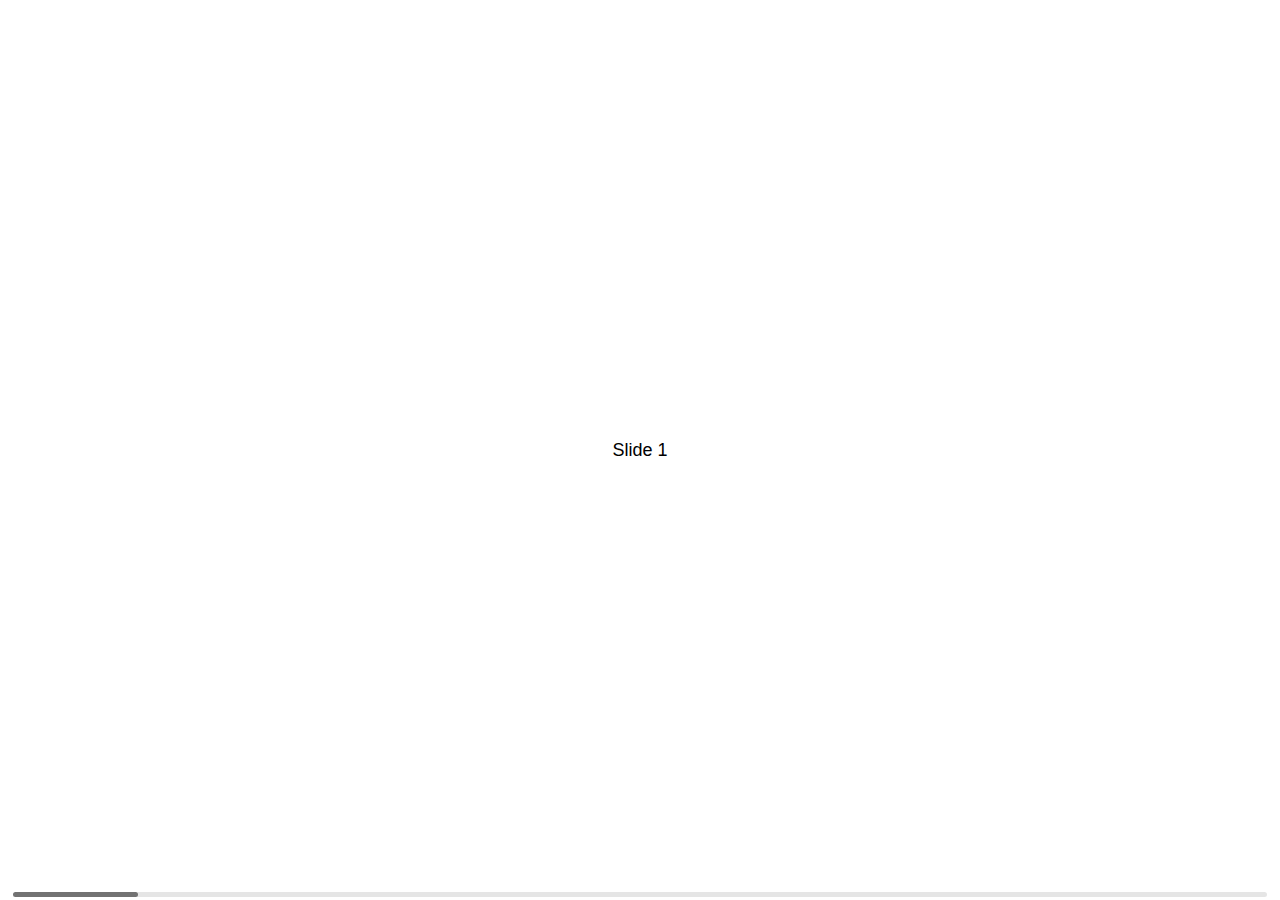
<file: lib/swiper-4.1.6/demos/080-scrollbar.html>
<!DOCTYPE html>
<html lang="en">
<head>
  <meta charset="utf-8">
  <title>Swiper demo</title>
  <meta name="viewport" content="width=device-width, initial-scale=1, minimum-scale=1, maximum-scale=1">

  <!-- Link Swiper's CSS -->
  <link rel="stylesheet" href="../dist/css/swiper.min.css">

  <!-- Demo styles -->
  <style>
    html, body {
      position: relative;
      height: 100%;
    }
    body {
      background: #eee;
      font-family: Helvetica Neue, Helvetica, Arial, sans-serif;
      font-size: 14px;
      color:#000;
      margin: 0;
      padding: 0;
    }
    .swiper-container {
      width: 100%;
      height: 100%;
    }
    .swiper-slide {
      text-align: center;
      font-size: 18px;
      background: #fff;

      /* Center slide text vertically */
      display: -webkit-box;
      display: -ms-flexbox;
      display: -webkit-flex;
      display: flex;
      -webkit-box-pack: center;
      -ms-flex-pack: center;
      -webkit-justify-content: center;
      justify-content: center;
      -webkit-box-align: center;
      -ms-flex-align: center;
      -webkit-align-items: center;
      align-items: center;
    }
  </style>
</head>
<body>
  <!-- Swiper -->
  <div class="swiper-container">
    <div class="swiper-wrapper">
      <div class="swiper-slide">Slide 1</div>
      <div class="swiper-slide">Slide 2</div>
      <div class="swiper-slide">Slide 3</div>
      <div class="swiper-slide">Slide 4</div>
      <div class="swiper-slide">Slide 5</div>
      <div class="swiper-slide">Slide 6</div>
      <div class="swiper-slide">Slide 7</div>
      <div class="swiper-slide">Slide 8</div>
      <div class="swiper-slide">Slide 9</div>
      <div class="swiper-slide">Slide 10</div>
    </div>
    <!-- Add Scrollbar -->
    <div class="swiper-scrollbar"></div>
  </div>

  <!-- Swiper JS -->
  <script src="../dist/js/swiper.min.js"></script>

  <!-- Initialize Swiper -->
  <script>
    var swiper = new Swiper('.swiper-container', {
      scrollbar: {
        el: '.swiper-scrollbar',
        hide: true,
      },
    });
  </script>
</body>
</html>
</file>
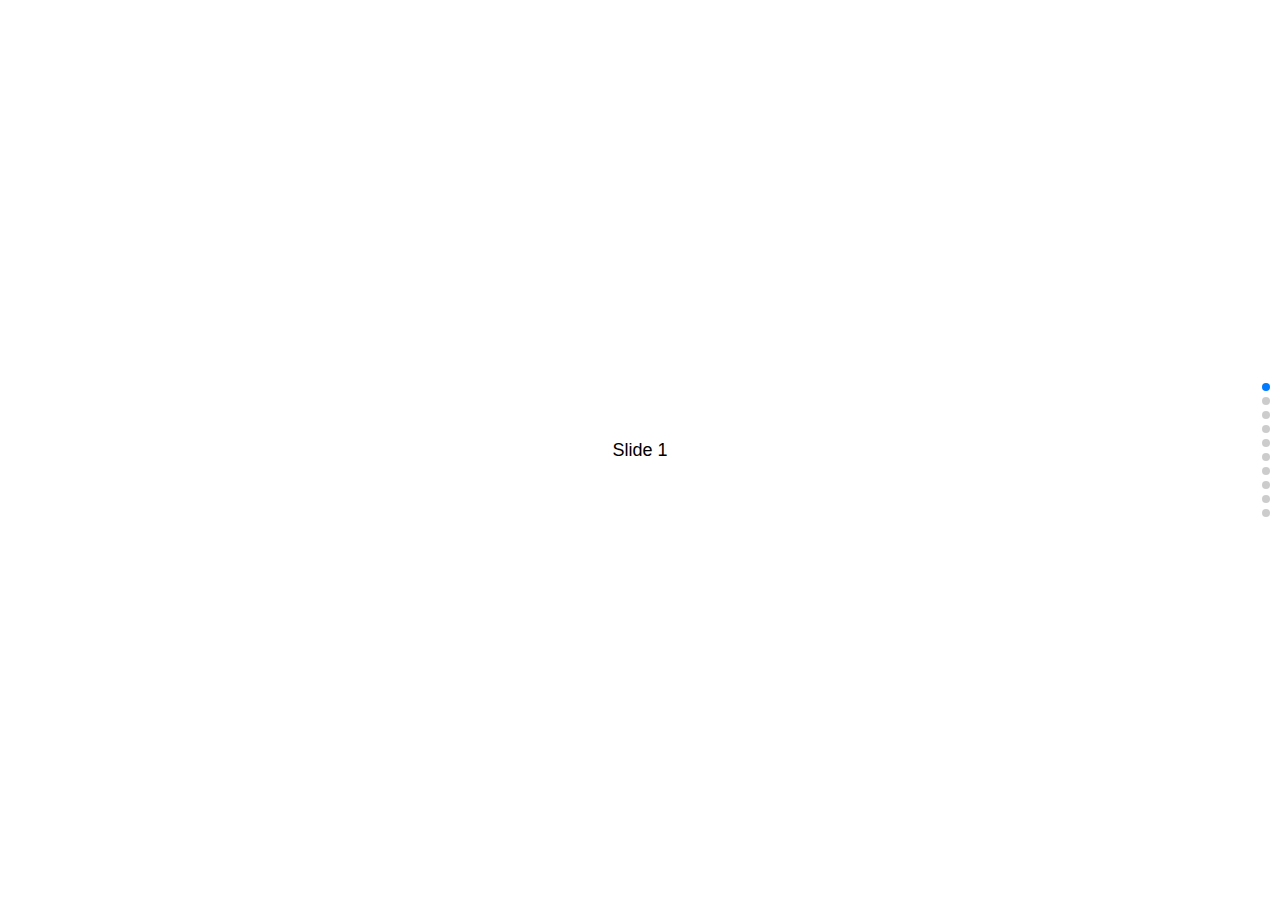
<file: lib/swiper-4.1.6/demos/090-vertical.html>
<!DOCTYPE html>
<html lang="en">
<head>
  <meta charset="utf-8">
  <title>Swiper demo</title>
  <meta name="viewport" content="width=device-width, initial-scale=1, minimum-scale=1, maximum-scale=1">

  <!-- Link Swiper's CSS -->
  <link rel="stylesheet" href="../dist/css/swiper.min.css">

  <!-- Demo styles -->
  <style>
    html, body {
      position: relative;
      height: 100%;
    }
    body {
      background: #eee;
      font-family: Helvetica Neue, Helvetica, Arial, sans-serif;
      font-size: 14px;
      color:#000;
      margin: 0;
      padding: 0;
    }
    .swiper-container {
      width: 100%;
      height: 100%;
    }
    .swiper-slide {
      text-align: center;
      font-size: 18px;
      background: #fff;

      /* Center slide text vertically */
      display: -webkit-box;
      display: -ms-flexbox;
      display: -webkit-flex;
      display: flex;
      -webkit-box-pack: center;
      -ms-flex-pack: center;
      -webkit-justify-content: center;
      justify-content: center;
      -webkit-box-align: center;
      -ms-flex-align: center;
      -webkit-align-items: center;
      align-items: center;
    }
  </style>
</head>
<body>
  <!-- Swiper -->
  <div class="swiper-container">
    <div class="swiper-wrapper">
      <div class="swiper-slide">Slide 1</div>
      <div class="swiper-slide">Slide 2</div>
      <div class="swiper-slide">Slide 3</div>
      <div class="swiper-slide">Slide 4</div>
      <div class="swiper-slide">Slide 5</div>
      <div class="swiper-slide">Slide 6</div>
      <div class="swiper-slide">Slide 7</div>
      <div class="swiper-slide">Slide 8</div>
      <div class="swiper-slide">Slide 9</div>
      <div class="swiper-slide">Slide 10</div>
    </div>
    <!-- Add Pagination -->
    <div class="swiper-pagination"></div>
  </div>

  <!-- Swiper JS -->
  <script src="../dist/js/swiper.min.js"></script>

  <!-- Initialize Swiper -->
  <script>
    var swiper = new Swiper('.swiper-container', {
      direction: 'vertical',
      pagination: {
        el: '.swiper-pagination',
        clickable: true,
      },
    });
  </script>
</body>
</html>
</file>
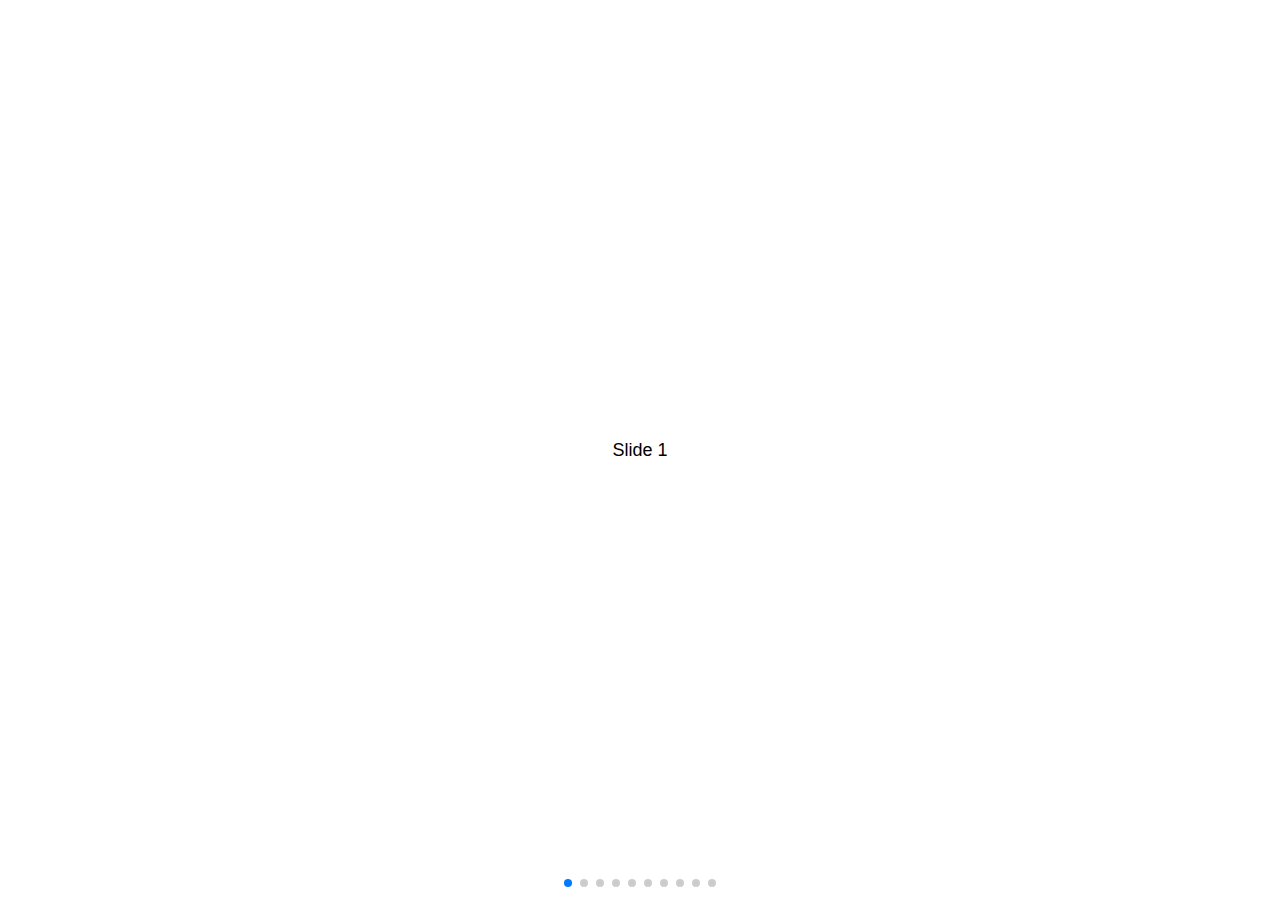
<file: lib/swiper-4.1.6/demos/100-space-between.html>
<!DOCTYPE html>
<html lang="en">
<head>
  <meta charset="utf-8">
  <title>Swiper demo</title>
  <meta name="viewport" content="width=device-width, initial-scale=1, minimum-scale=1, maximum-scale=1">

  <!-- Link Swiper's CSS -->
  <link rel="stylesheet" href="../dist/css/swiper.min.css">

  <!-- Demo styles -->
  <style>
    html, body {
      position: relative;
      height: 100%;
    }
    body {
      background: #eee;
      font-family: Helvetica Neue, Helvetica, Arial, sans-serif;
      font-size: 14px;
      color:#000;
      margin: 0;
      padding: 0;
    }
    .swiper-container {
      width: 100%;
      height: 100%;
    }
    .swiper-slide {
      text-align: center;
      font-size: 18px;
      background: #fff;

      /* Center slide text vertically */
      display: -webkit-box;
      display: -ms-flexbox;
      display: -webkit-flex;
      display: flex;
      -webkit-box-pack: center;
      -ms-flex-pack: center;
      -webkit-justify-content: center;
      justify-content: center;
      -webkit-box-align: center;
      -ms-flex-align: center;
      -webkit-align-items: center;
      align-items: center;
    }
  </style>
</head>
<body>
  <!-- Swiper -->
  <div class="swiper-container">
    <div class="swiper-wrapper">
      <div class="swiper-slide">Slide 1</div>
      <div class="swiper-slide">Slide 2</div>
      <div class="swiper-slide">Slide 3</div>
      <div class="swiper-slide">Slide 4</div>
      <div class="swiper-slide">Slide 5</div>
      <div class="swiper-slide">Slide 6</div>
      <div class="swiper-slide">Slide 7</div>
      <div class="swiper-slide">Slide 8</div>
      <div class="swiper-slide">Slide 9</div>
      <div class="swiper-slide">Slide 10</div>
    </div>
    <!-- Add Pagination -->
    <div class="swiper-pagination"></div>
  </div>

  <!-- Swiper JS -->
  <script src="../dist/js/swiper.min.js"></script>

  <!-- Initialize Swiper -->
  <script>
    var swiper = new Swiper('.swiper-container', {
      spaceBetween: 30,
      pagination: {
        el: '.swiper-pagination',
        clickable: true,
      },
    });
  </script>
</body>
</html>
</file>
<file: iconfont/iconfont.css>
@font-face {font-family: "iconfont";
  src: url('iconfont.eot?t=1519740862033'); /* IE9*/
  src: url('iconfont.eot?t=1519740862033#iefix') format('embedded-opentype'), /* IE6-IE8 */
  url('[data-uri]') format('woff'),
  url('iconfont.ttf?t=1519740862033') format('truetype'), /* chrome, firefox, opera, Safari, Android, iOS 4.2+*/
  url('iconfont.svg?t=1519740862033#iconfont') format('svg'); /* iOS 4.1- */
}

.iconfont {
  font-family:"iconfont" !important;
  font-size:16px;
  font-style:normal;
  -webkit-font-smoothing: antialiased;
  -moz-osx-font-smoothing: grayscale;
}

.icon-sousu:before { content: "\e627"; }

.icon-yinxingqia-copy:before { content: "\e602"; }

.icon-zhifubao:before { content: "\e64b"; }

.icon-wechat:before { content: "\e66a"; }

.icon-shijian:before { content: "\e625"; }

.icon-chongliuliang:before { content: "\e73d"; }

.icon-xiangyoujiantou:before { content: "\e641"; }
</file>
<file: iconfont/demo.css>
*{margin: 0;padding: 0;list-style: none;}
/*
KISSY CSS Reset
理念：1. reset 的目的不是清除浏览器的默认样式，这仅是部分工作。清除和重置是紧密不可分的。
2. reset 的目的不是让默认样式在所有浏览器下一致，而是减少默认样式有可能带来的问题。
3. reset 期望提供一套普适通用的基础样式。但没有银弹，推荐根据具体需求，裁剪和修改后再使用。
特色：1. 适应中文；2. 基于最新主流浏览器。
维护：玉伯<lifesinger@gmail.com>, 正淳<ragecarrier@gmail.com>
 */

/** 清除内外边距 **/
body, h1, h2, h3, h4, h5, h6, hr, p, blockquote, /* structural elements 结构元素 */
dl, dt, dd, ul, ol, li, /* list elements 列表元素 */
pre, /* text formatting elements 文本格式元素 */
form, fieldset, legend, button, input, textarea, /* form elements 表单元素 */
th, td /* table elements 表格元素 */ {
  margin: 0;
  padding: 0;
}

/** 设置默认字体 **/
body,
button, input, select, textarea /* for ie */ {
  font: 12px/1.5 tahoma, arial, \5b8b\4f53, sans-serif;
}
h1, h2, h3, h4, h5, h6 { font-size: 100%; }
address, cite, dfn, em, var { font-style: normal; } /* 将斜体扶正 */
code, kbd, pre, samp { font-family: courier new, courier, monospace; } /* 统一等宽字体 */
small { font-size: 12px; } /* 小于 12px 的中文很难阅读，让 small 正常化 */

/** 重置列表元素 **/
ul, ol { list-style: none; }

/** 重置文本格式元素 **/
a { text-decoration: none; }
a:hover { text-decoration: underline; }


/** 重置表单元素 **/
legend { color: #000; } /* for ie6 */
fieldset, img { border: 0; } /* img 搭车：让链接里的 img 无边框 */
button, input, select, textarea { font-size: 100%; } /* 使得表单元素在 ie 下能继承字体大小 */
/* 注：optgroup 无法扶正 */

/** 重置表格元素 **/
table { border-collapse: collapse; border-spacing: 0; }

/* 清除浮动 */
.ks-clear:after, .clear:after {
  content: '\20';
  display: block;
  height: 0;
  clear: both;
}
.ks-clear, .clear {
  *zoom: 1;
}

.main {
  padding: 30px 100px;
width: 960px;
margin: 0 auto;
}
.main h1{font-size:36px; color:#333; text-align:left;margin-bottom:30px; border-bottom: 1px solid #eee;}

.helps{margin-top:40px;}
.helps pre{
  padding:20px;
  margin:10px 0;
  border:solid 1px #e7e1cd;
  background-color: #fffdef;
  overflow: auto;
}

.icon_lists{
  width: 100% !important;

}

.icon_lists li{
  float:left;
  width: 100px;
  height:180px;
  text-align: center;
  list-style: none !important;
}
.icon_lists .icon{
  font-size: 42px;
  line-height: 100px;
  margin: 10px 0;
  color:#333;
  -webkit-transition: font-size 0.25s ease-out 0s;
  -moz-transition: font-size 0.25s ease-out 0s;
  transition: font-size 0.25s ease-out 0s;

}
.icon_lists .icon:hover{
  font-size: 100px;
}



.markdown {
  color: #666;
  font-size: 14px;
  line-height: 1.8;
}

.highlight {
  line-height: 1.5;
}

.markdown img {
  vertical-align: middle;
  max-width: 100%;
}

.markdown h1 {
  color: #404040;
  font-weight: 500;
  line-height: 40px;
  margin-bottom: 24px;
}

.markdown h2,
.markdown h3,
.markdown h4,
.markdown h5,
.markdown h6 {
  color: #404040;
  margin: 1.6em 0 0.6em 0;
  font-weight: 500;
  clear: both;
}

.markdown h1 {
  font-size: 28px;
}

.markdown h2 {
  font-size: 22px;
}

.markdown h3 {
  font-size: 16px;
}

.markdown h4 {
  font-size: 14px;
}

.markdown h5 {
  font-size: 12px;
}

.markdown h6 {
  font-size: 12px;
}

.markdown hr {
  height: 1px;
  border: 0;
  background: #e9e9e9;
  margin: 16px 0;
  clear: both;
}

.markdown p,
.markdown pre {
  margin: 1em 0;
}

.markdown > p,
.markdown > blockquote,
.markdown > .highlight,
.markdown > ol,
.markdown > ul {
  width: 80%;
}

.markdown ul > li {
  list-style: circle;
}

.markdown > ul li,
.markdown blockquote ul > li {
  margin-left: 20px;
  padding-left: 4px;
}

.markdown > ul li p,
.markdown > ol li p {
  margin: 0.6em 0;
}

.markdown ol > li {
  list-style: decimal;
}

.markdown > ol li,
.markdown blockquote ol > li {
  margin-left: 20px;
  padding-left: 4px;
}

.markdown code {
  margin: 0 3px;
  padding: 0 5px;
  background: #eee;
  border-radius: 3px;
}

.markdown pre {
  border-radius: 6px;
  background: #f7f7f7;
  padding: 20px;
}

.markdown pre code {
  border: none;
  background: #f7f7f7;
  margin: 0;
}

.markdown strong,
.markdown b {
  font-weight: 600;
}

.markdown > table {
  border-collapse: collapse;
  border-spacing: 0px;
  empty-cells: show;
  border: 1px solid #e9e9e9;
  width: 95%;
  margin-bottom: 24px;
}

.markdown > table th {
  white-space: nowrap;
  color: #333;
  font-weight: 600;

}

.markdown > table th,
.markdown > table td {
  border: 1px solid #e9e9e9;
  padding: 8px 16px;
  text-align: left;
}

.markdown > table th {
  background: #F7F7F7;
}

.markdown blockquote {
  font-size: 90%;
  color: #999;
  border-left: 4px solid #e9e9e9;
  padding-left: 0.8em;
  margin: 1em 0;
  font-style: italic;
}

.markdown blockquote p {
  margin: 0;
}

.markdown .anchor {
  opacity: 0;
  transition: opacity 0.3s ease;
  margin-left: 8px;
}

.markdown .waiting {
  color: #ccc;
}

.markdown h1:hover .anchor,
.markdown h2:hover .anchor,
.markdown h3:hover .anchor,
.markdown h4:hover .anchor,
.markdown h5:hover .anchor,
.markdown h6:hover .anchor {
  opacity: 1;
  display: inline-block;
}

.markdown > br,
.markdown > p > br {
  clear: both;
}


.hljs {
  display: block;
  background: white;
  padding: 0.5em;
  color: #333333;
  overflow-x: auto;
}

.hljs-comment,
.hljs-meta {
  color: #969896;
}

.hljs-string,
.hljs-variable,
.hljs-template-variable,
.hljs-strong,
.hljs-emphasis,
.hljs-quote {
  color: #df5000;
}

.hljs-keyword,
.hljs-selector-tag,
.hljs-type {
  color: #a71d5d;
}

.hljs-literal,
.hljs-symbol,
.hljs-bullet,
.hljs-attribute {
  color: #0086b3;
}

.hljs-section,
.hljs-name {
  color: #63a35c;
}

.hljs-tag {
  color: #333333;
}

.hljs-title,
.hljs-attr,
.hljs-selector-id,
.hljs-selector-class,
.hljs-selector-attr,
.hljs-selector-pseudo {
  color: #795da3;
}

.hljs-addition {
  color: #55a532;
  background-color: #eaffea;
}

.hljs-deletion {
  color: #bd2c00;
  background-color: #ffecec;
}

.hljs-link {
  text-decoration: underline;
}

pre{
  background: #fff;
}
</file>
